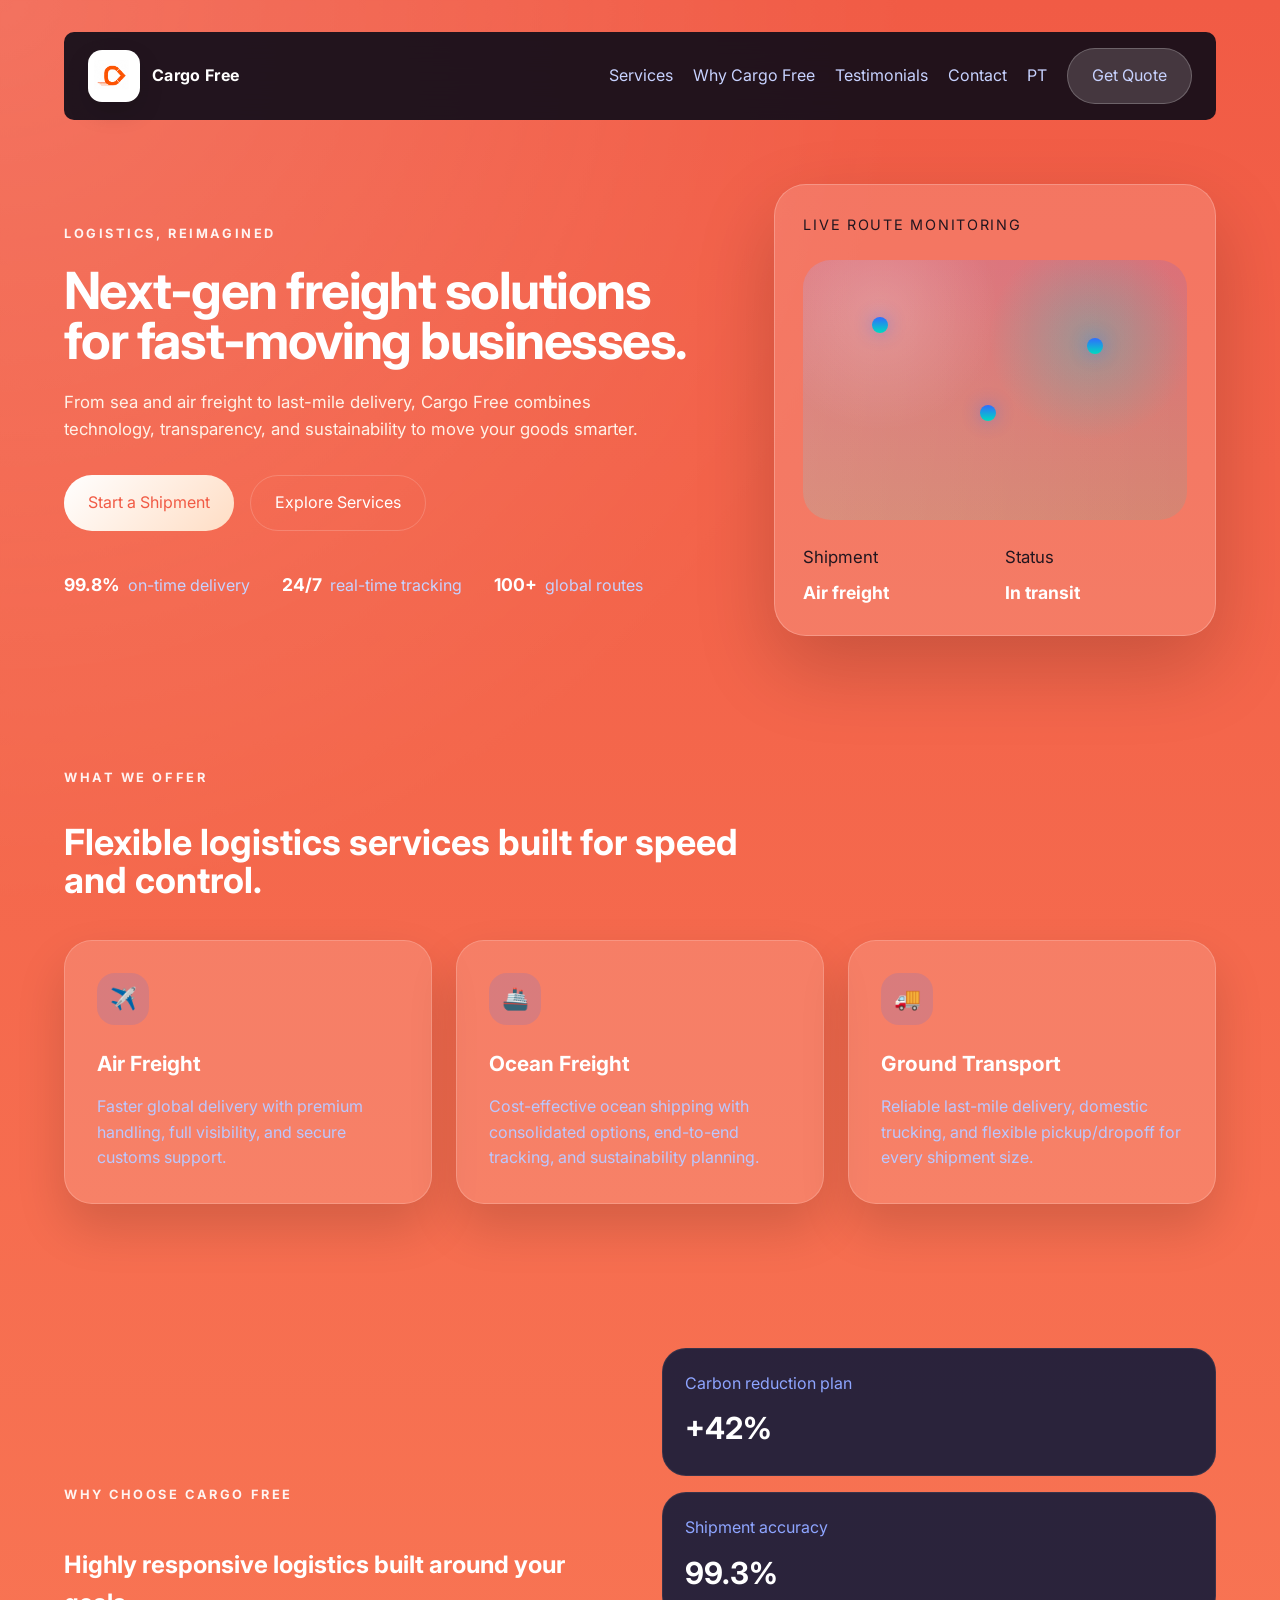
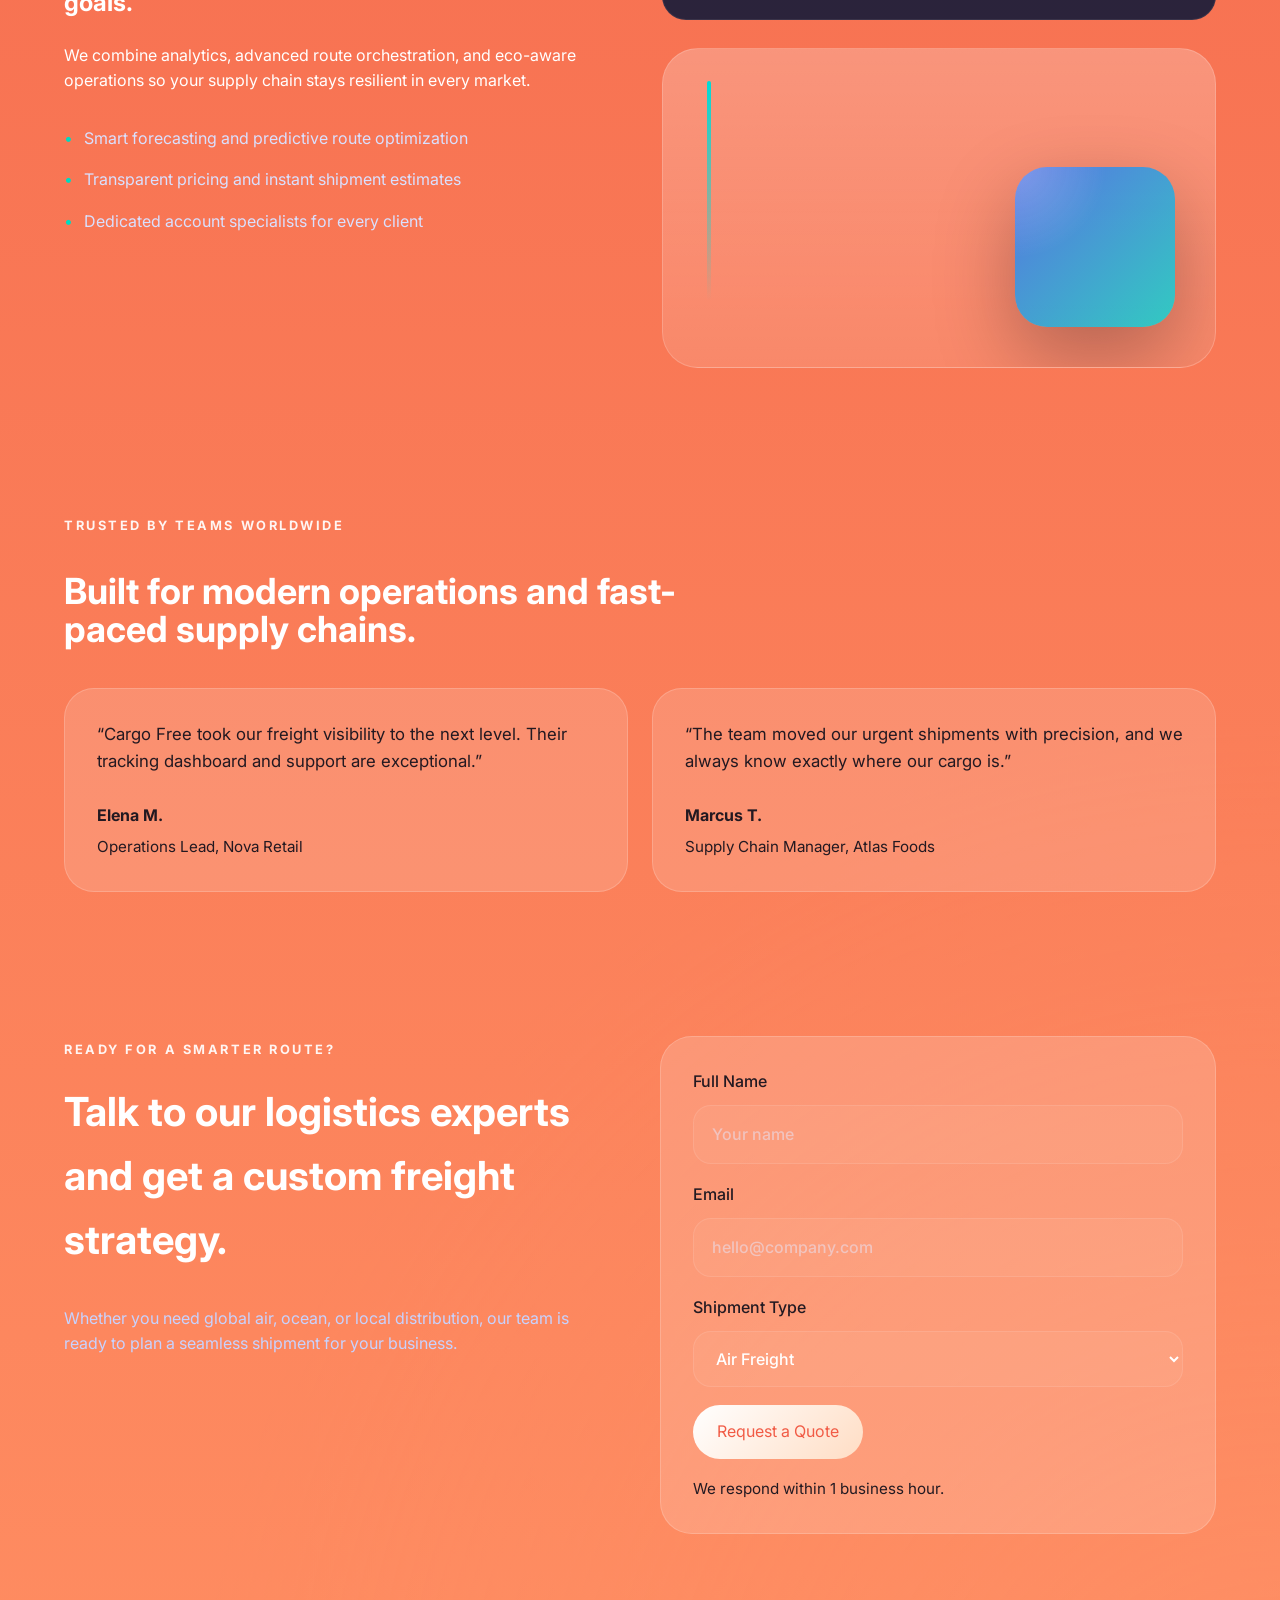
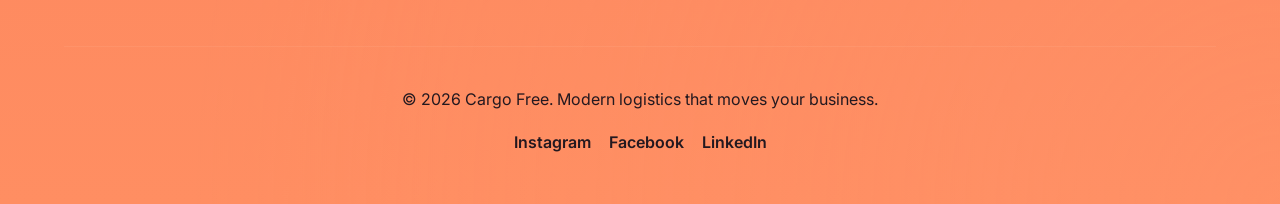
<file: index.html>
<!DOCTYPE html>
<html lang="en">
<head>
  <meta charset="UTF-8" />
  <meta name="viewport" content="width=device-width, initial-scale=1.0" />
  <title>Cargo Free | Modern Logistics</title>
  <meta name="description" content="Cargo Free delivers seamless logistics solutions with smart freight, real-time tracking, and sustainable shipping." />
  <link rel="preconnect" href="https://fonts.googleapis.com" />
  <link rel="preconnect" href="https://fonts.gstatic.com" crossorigin />
  <link href="https://fonts.googleapis.com/css2?family=Inter:wght@400;500;600;700;800&display=swap" rel="stylesheet" />
  <link rel="stylesheet" href="https://cdnjs.cloudflare.com/ajax/libs/font-awesome/6.5.2/css/all.min.css" />
  <link rel="stylesheet" href="style.css" />
</head>
<body>
  <div class="page-shell">
    <header class="site-header">
      <div class="brand-row">
        <a class="brand" href="#home">
          <img src="./img/logo.png" alt="Cargo Free Logo" id="logo" class="brand-logo" />
          <span class="brand-text">Cargo Free</span>
        </a>
        <button class="nav-toggle" aria-label="Open navigation">
          <i class="fa-solid fa-bars"></i>
        </button>
      </div>
      <nav class="nav-panel">
        <a href="#services">Services</a>
        <a href="#why">Why Cargo Free</a>
        <a href="#testimonials">Testimonials</a>
        <a href="#contact">Contact</a>
        <a href="pt.html">PT</a>
        <a class="button button-secondary" href="#quote">Get Quote</a>
      </nav>
    </header>

    <main>
      <section class="hero" id="home">
        <div class="hero-copy">
          <span class="eyebrow">Logistics, reimagined</span>
          <h1>Next-gen freight solutions for fast-moving businesses.</h1>
          <p>From sea and air freight to last-mile delivery, Cargo Free combines technology, transparency, and sustainability to move your goods smarter.</p>
          <div class="hero-actions">
            <a class="button button-primary" href="#contact">Start a Shipment</a>
            <a class="button button-ghost" href="#services">Explore Services</a>
          </div>
          <ul class="hero-stats">
            <li><strong>99.8%</strong> on-time delivery</li>
            <li><strong>24/7</strong> real-time tracking</li>
            <li><strong>100+</strong> global routes</li>
          </ul>
        </div>
        <div class="hero-visual">
          <div class="visual-card">
            <div class="visual-tag">Live route monitoring</div>
            <div class="visual-map">
              <div class="dot dot-1"></div>
              <div class="dot dot-2"></div>
              <div class="dot dot-3"></div>
            </div>
            <div class="visual-details">
              <div>
                <p>Shipment</p>
                <strong>Air freight</strong>
              </div>
              <div>
                <p>Status</p>
                <strong>In transit</strong>
              </div>
            </div>
          </div>
        </div>
      </section>

      <section class="services" id="services">
        <div class="section-header">
          <span class="eyebrow">What we offer</span>
          <h2>Flexible logistics services built for speed and control.</h2>
        </div>
        <div class="service-grid">
          <article class="service-card">
            <span class="card-icon">✈️</span>
            <h3>Air Freight</h3>
            <p>Faster global delivery with premium handling, full visibility, and secure customs support.</p>
          </article>
          <article class="service-card">
            <span class="card-icon">🚢</span>
            <h3>Ocean Freight</h3>
            <p>Cost-effective ocean shipping with consolidated options, end-to-end tracking, and sustainability planning.</p>
          </article>
          <article class="service-card">
            <span class="card-icon">🚚</span>
            <h3>Ground Transport</h3>
            <p>Reliable last-mile delivery, domestic trucking, and flexible pickup/dropoff for every shipment size.</p>
          </article>
        </div>
      </section>

      <section class="feature-split" id="why">
        <div class="feature-copy">
          <span class="eyebrow">Why choose Cargo Free</span>
          <h2>Highly responsive logistics built around your goals.</h2>
          <p>We combine analytics, advanced route orchestration, and eco-aware operations so your supply chain stays resilient in every market.</p>
          <ul class="feature-list">
            <li>Smart forecasting and predictive route optimization</li>
            <li>Transparent pricing and instant shipment estimates</li>
            <li>Dedicated account specialists for every client</li>
          </ul>
        </div>
        <div class="feature-visual">
          <div class="metric-card">
            <div>
              <p>Carbon reduction plan</p>
              <strong>+42%</strong>
            </div>
            <div>
              <p>Shipment accuracy</p>
              <strong>99.3%</strong>
            </div>
          </div>
          <div class="visual-hero">
            <div class="line-glow"></div>
            <div class="cargo-stack"></div>
          </div>
        </div>
      </section>

      <section class="testimonials" id="testimonials">
        <div class="section-header">
          <span class="eyebrow">Trusted by teams worldwide</span>
          <h2>Built for modern operations and fast-paced supply chains.</h2>
        </div>
        <div class="quote-grid">
          <article class="quote-card">
            <p>“Cargo Free took our freight visibility to the next level. Their tracking dashboard and support are exceptional.”</p>
            <footer>
              <strong>Elena M.</strong>
              <span>Operations Lead, Nova Retail</span>
            </footer>
          </article>
          <article class="quote-card">
            <p>“The team moved our urgent shipments with precision, and we always know exactly where our cargo is.”</p>
            <footer>
              <strong>Marcus T.</strong>
              <span>Supply Chain Manager, Atlas Foods</span>
            </footer>
          </article>
        </div>
      </section>

      <section class="contact-panel" id="contact">
        <div class="contact-copy">
          <span class="eyebrow">Ready for a smarter route?</span>
          <h2>Talk to our logistics experts and get a custom freight strategy.</h2>
          <p>Whether you need global air, ocean, or local distribution, our team is ready to plan a seamless shipment for your business.</p>
        </div>
        <form class="contact-form" id="quote" action="#" method="post">
          <label>
            Full Name
            <input type="text" name="name" placeholder="Your name" required />
          </label>
          <label>
            Email
            <input type="email" name="email" placeholder="hello@company.com" required />
          </label>
          <label>
            Shipment Type
            <select name="service" required>
              <option value="air">Air Freight</option>
              <option value="ocean">Ocean Freight</option>
              <option value="ground">Ground Transport</option>
              <option value="custom">Custom Logistics</option>
            </select>
          </label>
          <button class="button button-primary" type="submit">Request a Quote</button>
          <p class="form-note">We respond within 1 business hour.</p>
        </form>
      </section>
    </main>

    <footer class="site-footer">
      <p>© 2026 Cargo Free. Modern logistics that moves your business.</p>
      <div class="social-links">
        <a href="https://www.instagram.com" target="_blank" rel="noopener noreferrer">Instagram</a>
        <a href="https://www.facebook.com" target="_blank" rel="noopener noreferrer">Facebook</a>
        <a href="https://www.linkedin.com" target="_blank" rel="noopener noreferrer">LinkedIn</a>
      </div>
    </footer>
  </div>
  <script src="script.js"></script>
</body>
</html>
</file>
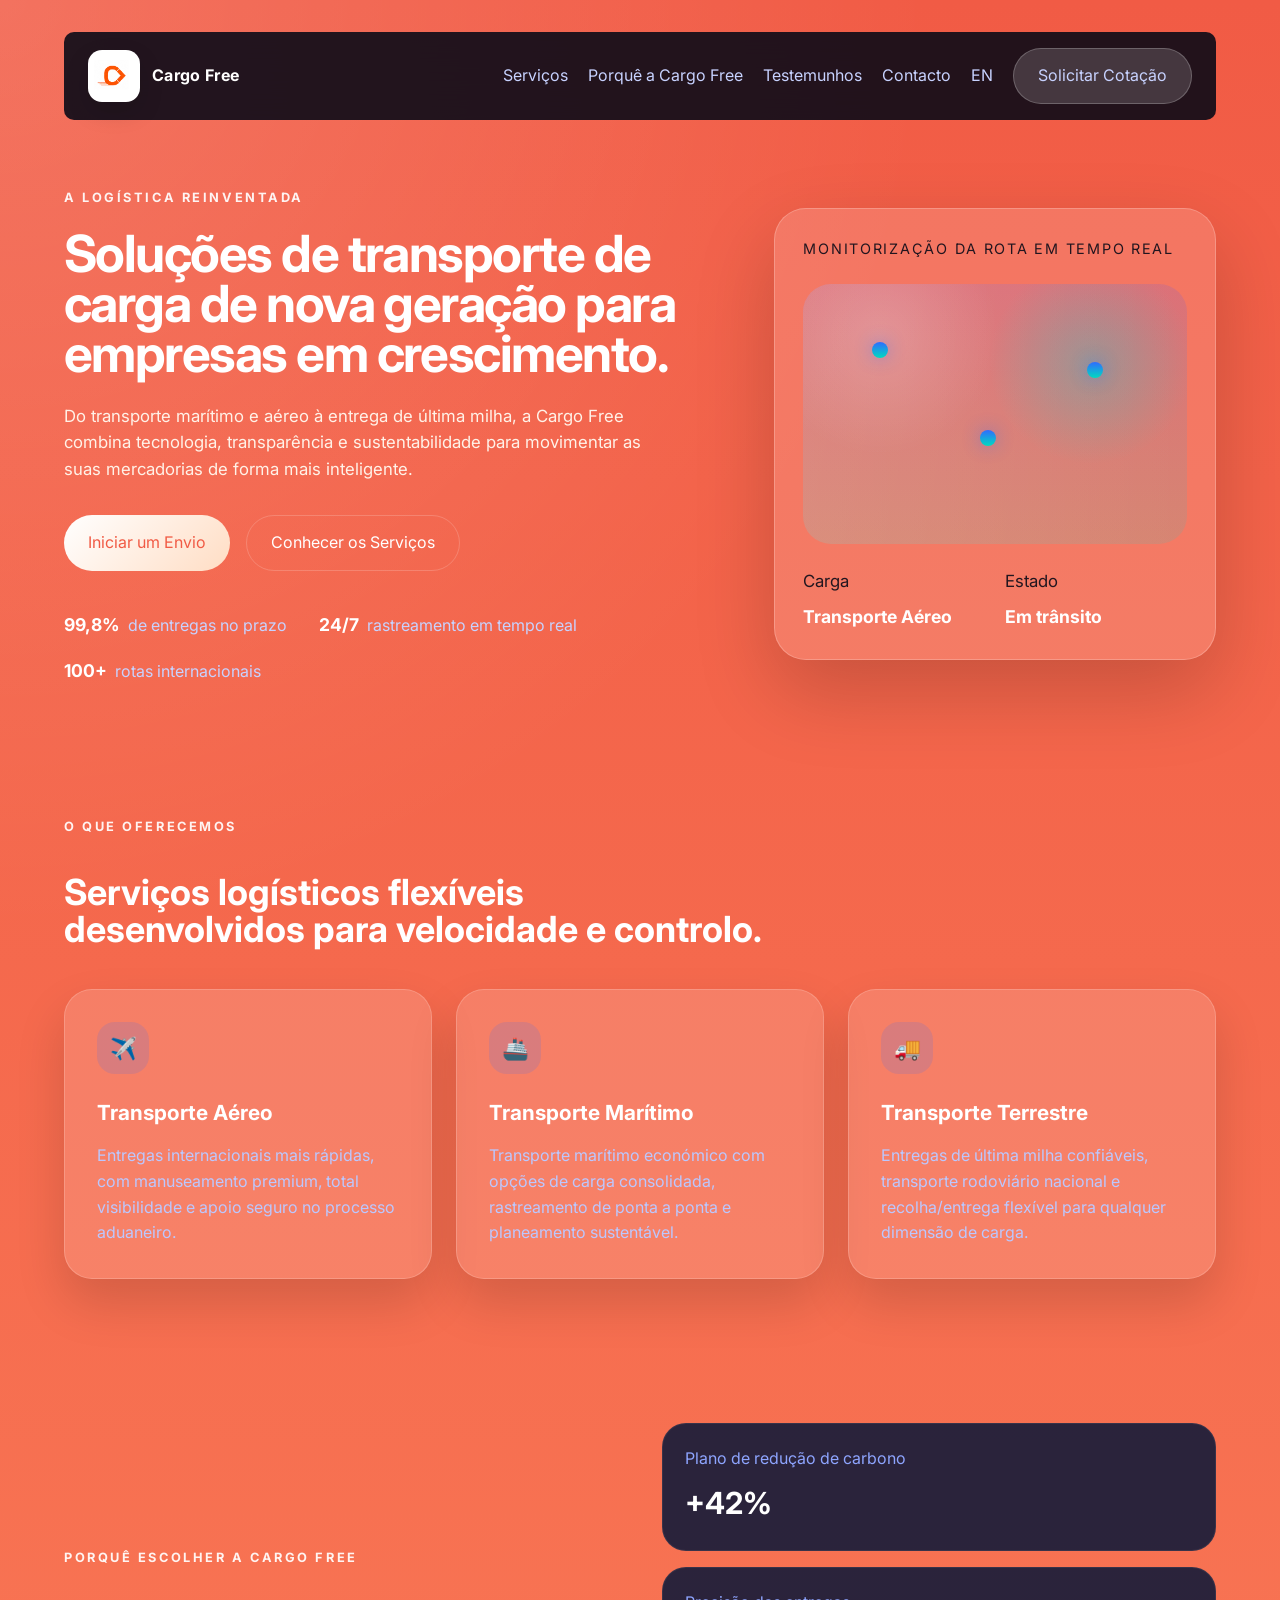
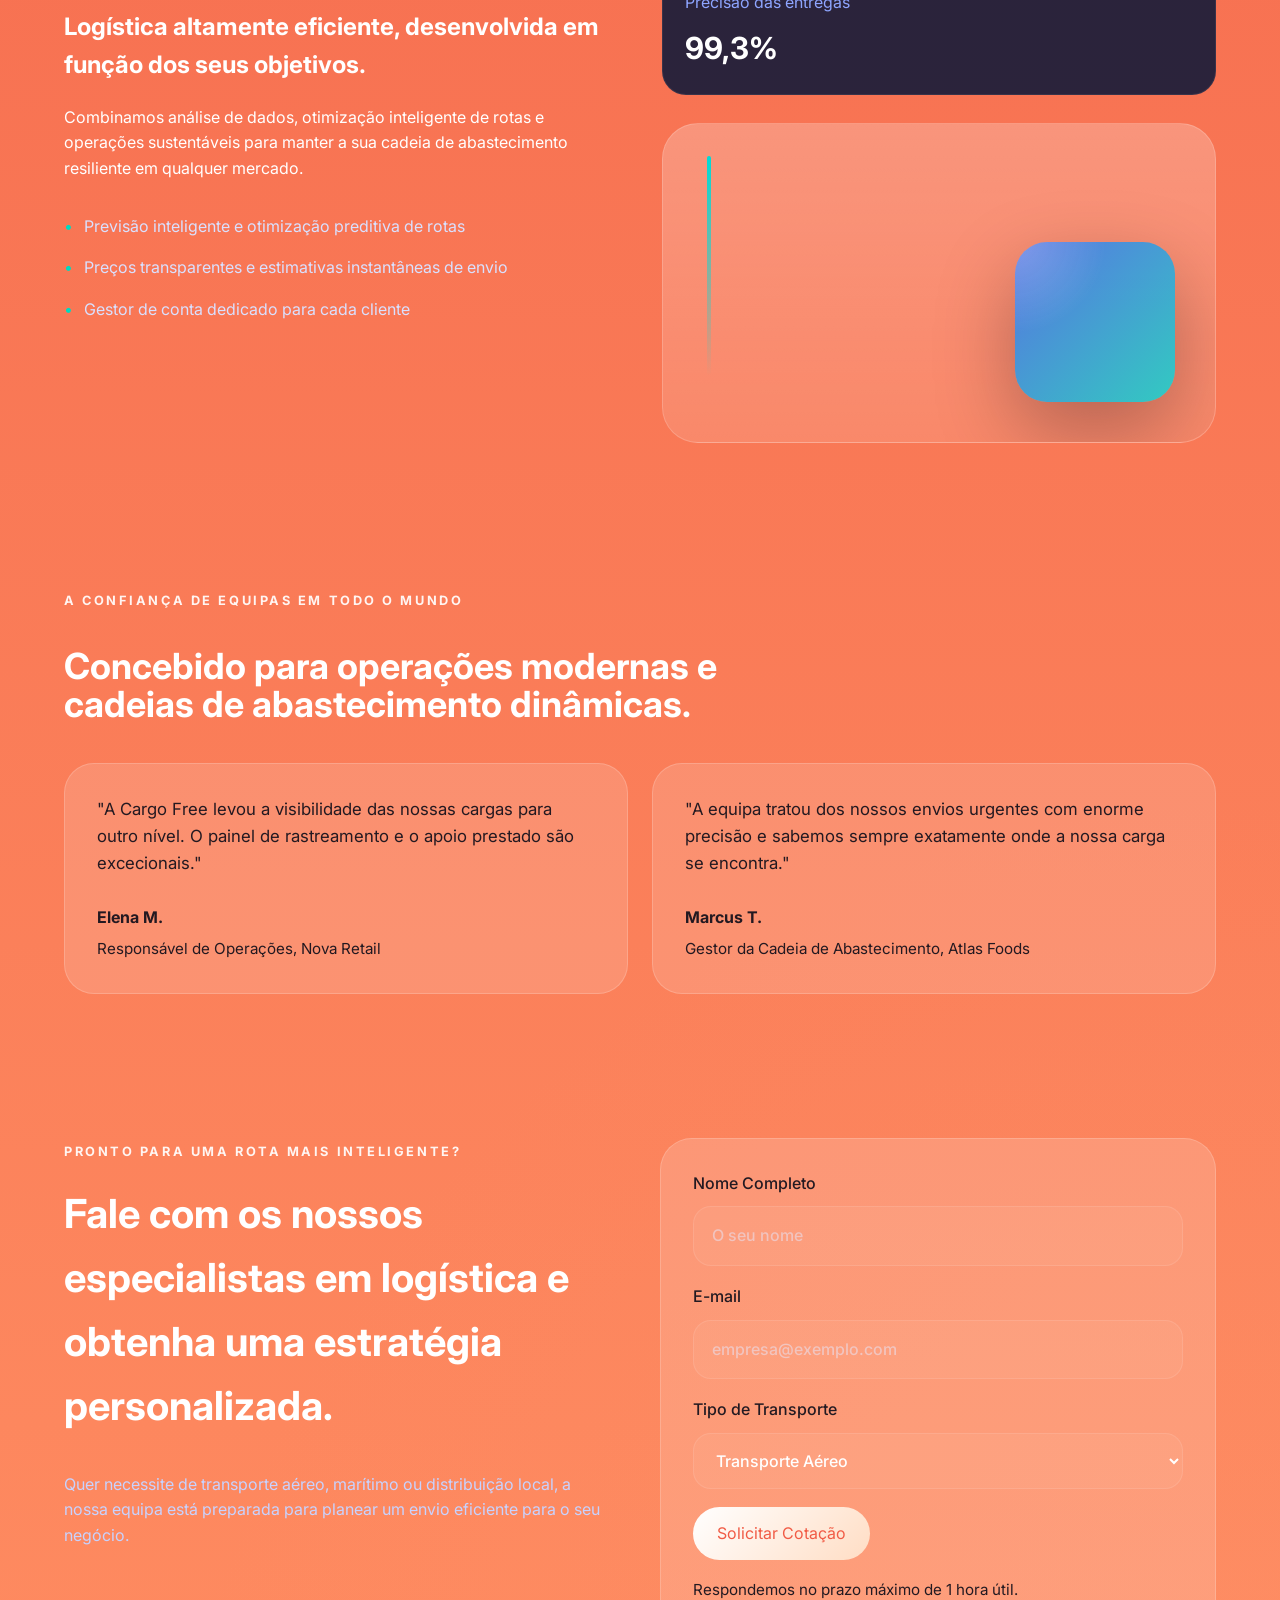
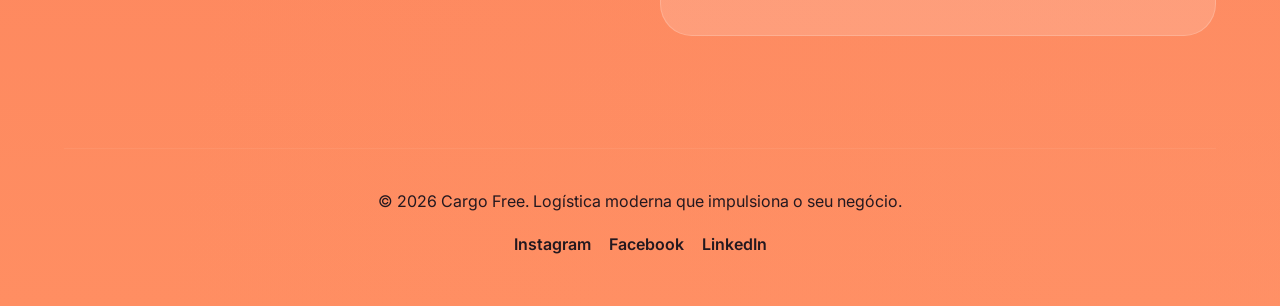
<file: pt.html>
<!DOCTYPE html>
<html lang="pt">
<head>
  <meta charset="UTF-8" />
  <meta name="viewport" content="width=device-width, initial-scale=1.0" />
  <title>Cargo Free | Logística Moderna</title>
  <meta name="description" content="A Cargo Free oferece soluções logísticas inteligentes com transporte de carga, rastreamento em tempo real e envios sustentáveis." />
  <link rel="preconnect" href="https://fonts.googleapis.com" />
  <link rel="preconnect" href="https://fonts.gstatic.com" crossorigin />
  <link href="https://fonts.googleapis.com/css2?family=Inter:wght@400;500;600;700;800&display=swap" rel="stylesheet" />
  <link rel="stylesheet" href="https://cdnjs.cloudflare.com/ajax/libs/font-awesome/6.5.2/css/all.min.css" />
  <link rel="stylesheet" href="style.css" />
</head>
<body>
  <div class="page-shell">
    <header class="site-header">
      <div class="brand-row">
        <a class="brand" href="#home">
          <img src="./img/logo.png" alt="Cargo Free Logo" id="logo" class="brand-logo" />
          <span class="brand-text">Cargo Free</span>
        </a>
        <button class="nav-toggle" aria-label="Abrir navegação">
          <i class="fa-solid fa-bars"></i>
        </button>
      </div>

      <nav class="nav-panel">
        <a href="#services">Serviços</a>
        <a href="#why">Porquê a Cargo Free</a>
        <a href="#testimonials">Testemunhos</a>
        <a href="#contact">Contacto</a>
        <a href="index.html">EN</a>
        <a class="button button-secondary" href="#quote">Solicitar Cotação</a>
      </nav>
    </header>

    <main>
      <section class="hero" id="home">
        <div class="hero-copy">
          <span class="eyebrow">A logística reinventada</span>

          <h1>Soluções de transporte de carga de nova geração para empresas em crescimento.</h1>

          <p>
            Do transporte marítimo e aéreo à entrega de última milha,
            a Cargo Free combina tecnologia, transparência e sustentabilidade
            para movimentar as suas mercadorias de forma mais inteligente.
          </p>

          <div class="hero-actions">
            <a class="button button-primary" href="#contact">Iniciar um Envio</a>
            <a class="button button-ghost" href="#services">Conhecer os Serviços</a>
          </div>

          <ul class="hero-stats">
            <li><strong>99,8%</strong> de entregas no prazo</li>
            <li><strong>24/7</strong> rastreamento em tempo real</li>
            <li><strong>100+</strong> rotas internacionais</li>
          </ul>
        </div>

        <div class="hero-visual">
          <div class="visual-card">
            <div class="visual-tag">Monitorização da rota em tempo real</div>

            <div class="visual-map">
              <div class="dot dot-1"></div>
              <div class="dot dot-2"></div>
              <div class="dot dot-3"></div>
            </div>

            <div class="visual-details">
              <div>
                <p>Carga</p>
                <strong>Transporte Aéreo</strong>
              </div>

              <div>
                <p>Estado</p>
                <strong>Em trânsito</strong>
              </div>
            </div>
          </div>
        </div>
      </section>

      <section class="services" id="services">
        <div class="section-header">
          <span class="eyebrow">O que oferecemos</span>

          <h2>Serviços logísticos flexíveis desenvolvidos para velocidade e controlo.</h2>
        </div>

        <div class="service-grid">
          <article class="service-card">
            <span class="card-icon">✈️</span>
            <h3>Transporte Aéreo</h3>
            <p>
              Entregas internacionais mais rápidas, com manuseamento premium,
              total visibilidade e apoio seguro no processo aduaneiro.
            </p>
          </article>

          <article class="service-card">
            <span class="card-icon">🚢</span>
            <h3>Transporte Marítimo</h3>
            <p>
              Transporte marítimo económico com opções de carga consolidada,
              rastreamento de ponta a ponta e planeamento sustentável.
            </p>
          </article>

          <article class="service-card">
            <span class="card-icon">🚚</span>
            <h3>Transporte Terrestre</h3>
            <p>
              Entregas de última milha confiáveis, transporte rodoviário nacional
              e recolha/entrega flexível para qualquer dimensão de carga.
            </p>
          </article>
        </div>
      </section>

      <section class="feature-split" id="why">
        <div class="feature-copy">
          <span class="eyebrow">Porquê escolher a Cargo Free</span>

          <h2>Logística altamente eficiente, desenvolvida em função dos seus objetivos.</h2>

          <p>
            Combinamos análise de dados, otimização inteligente de rotas e
            operações sustentáveis para manter a sua cadeia de abastecimento
            resiliente em qualquer mercado.
          </p>

          <ul class="feature-list">
            <li>Previsão inteligente e otimização preditiva de rotas</li>
            <li>Preços transparentes e estimativas instantâneas de envio</li>
            <li>Gestor de conta dedicado para cada cliente</li>
          </ul>
        </div>

        <div class="feature-visual">
          <div class="metric-card">
            <div>
              <p>Plano de redução de carbono</p>
              <strong>+42%</strong>
            </div>

            <div>
              <p>Precisão das entregas</p>
              <strong>99,3%</strong>
            </div>
          </div>

          <div class="visual-hero">
            <div class="line-glow"></div>
            <div class="cargo-stack"></div>
          </div>
        </div>
      </section>

      <section class="testimonials" id="testimonials">
        <div class="section-header">
          <span class="eyebrow">A confiança de equipas em todo o mundo</span>

          <h2>Concebido para operações modernas e cadeias de abastecimento dinâmicas.</h2>
        </div>

        <div class="quote-grid">
          <article class="quote-card">
            <p>
              "A Cargo Free levou a visibilidade das nossas cargas para outro nível.
              O painel de rastreamento e o apoio prestado são excecionais."
            </p>

            <footer>
              <strong>Elena M.</strong>
              <span>Responsável de Operações, Nova Retail</span>
            </footer>
          </article>

          <article class="quote-card">
            <p>
              "A equipa tratou dos nossos envios urgentes com enorme precisão e
              sabemos sempre exatamente onde a nossa carga se encontra."
            </p>

            <footer>
              <strong>Marcus T.</strong>
              <span>Gestor da Cadeia de Abastecimento, Atlas Foods</span>
            </footer>
          </article>
        </div>
      </section>

      <section class="contact-panel" id="contact">
        <div class="contact-copy">
          <span class="eyebrow">Pronto para uma rota mais inteligente?</span>

          <h2>Fale com os nossos especialistas em logística e obtenha uma estratégia personalizada.</h2>

          <p>
            Quer necessite de transporte aéreo, marítimo ou distribuição local,
            a nossa equipa está preparada para planear um envio eficiente para o seu negócio.
          </p>
        </div>

        <form class="contact-form" id="quote" action="#" method="post">
          <label>
            Nome Completo
            <input type="text" name="name" placeholder="O seu nome" required />
          </label>

          <label>
            E-mail
            <input type="email" name="email" placeholder="empresa@exemplo.com" required />
          </label>

          <label>
            Tipo de Transporte
            <select name="service" required>
              <option value="air">Transporte Aéreo</option>
              <option value="ocean">Transporte Marítimo</option>
              <option value="ground">Transporte Terrestre</option>
              <option value="custom">Logística Personalizada</option>
            </select>
          </label>

          <button class="button button-primary" type="submit">
            Solicitar Cotação
          </button>

          <p class="form-note">
            Respondemos no prazo máximo de 1 hora útil.
          </p>
        </form>
      </section>
    </main>

    <footer class="site-footer">
      <p>© 2026 Cargo Free. Logística moderna que impulsiona o seu negócio.</p>
      <div class="social-links">
        <a href="https://www.instagram.com" target="_blank" rel="noopener noreferrer">Instagram</a>
        <a href="https://www.facebook.com" target="_blank" rel="noopener noreferrer">Facebook</a>
        <a href="https://www.linkedin.com" target="_blank" rel="noopener noreferrer">LinkedIn</a>
      </div>
    </footer>
  </div>

  <script src="script.js"></script>
</body>
</html>
</file>
<file: style.css>
* {
  box-sizing: border-box;
}

:root {
  color-scheme: dark;
  font-family: 'Inter', sans-serif;
  font-size: 16px;
  line-height: 1.6;
  color: #ffffff;
  background: #f15b45;
  --bg: #f15b45;
  --bg-soft: #ff8d6a;
  --surface: rgba(255,255,255,0.14);
  --surface-strong: rgba(255,255,255,0.18);
  --text: #ffffff;
  --text-muted: rgba(255,255,255,0.88);
  --accent: #ffe9d7;
}

html, body {
  margin: 0;
  min-height: 100%;
}

body {
  background: radial-gradient(circle at top left, rgba(255, 255, 255, 0.14), transparent 25%),
              radial-gradient(circle at bottom right, rgba(255, 150, 110, 0.28), transparent 30%),
              linear-gradient(180deg, #f15b45 0%, #ff8e62 100%);
}

button, input, select {
  font: inherit;
}

.page-shell {
  max-width: 1200px;
  margin: 0 auto;
  padding: 32px 24px 48px;
}

.site-header {
  display: flex;
  justify-content: space-between;
  align-items: center;
  gap: 24px;
  position: sticky;
  top: 0;
  z-index: 20;
  padding: 16px 24px;
  background: rgba(5, 8, 22, 0.88);
  backdrop-filter: blur(18px);
  border-radius: 10px;
}

.brand-row {
  display: flex;
  align-items: center;
  justify-content: space-between;
  gap: 16px;
}

.brand {
  display: flex;
  align-items: center;
  gap: 12px;
  text-decoration: none;
  color: inherit;
}

.brand-mark {
  width: 44px;
  height: 44px;
  display: grid;
  place-items: center;
  border-radius: 14px;
  background: #ffffff;
  color: #f15b45;
  font-weight: 800;
}

.brand-logo {
  display: block;
  width: 52px;
  height: 52px;
  object-fit: contain;
  padding: 6px;
  border-radius: 14px;
  background: #ffffff;
  box-shadow: 0 10px 24px rgba(0, 0, 0, 0.14);
}

.brand-text {
  font-weight: 700;
  letter-spacing: 0.02em;
}

.nav-toggle {
  display: none;
  border: 0;
  background: transparent;
  cursor: pointer;
  padding: 8px;
  color: #f15b45;
  font-size: 1.15rem;
}

.nav-panel {
  display: flex;
  flex-wrap: wrap;
  justify-content: flex-end;
  gap: 20px;
  align-items: center;
}

.nav-panel a {
  color: #c7d2ff;
  text-decoration: none;
  transition: color 0.25s ease;
}

.nav-panel a:hover {
  color: #fff;
}

.button {
  display: inline-flex;
  align-items: center;
  justify-content: center;
  border: none;
  border-radius: 999px;
  padding: 14px 24px;
  cursor: pointer;
  text-decoration: none;
  transition: transform 0.25s ease, background 0.25s ease, color 0.25s ease;
}

.button:hover {
  transform: translateY(-1px);
}

.button-primary {
  background: linear-gradient(135deg, #ffffff 0%, #ffddc4 100%);
  color: #f15b45;
}

.button-secondary {
  background: rgba(255,255,255,0.16);
  color: #ffffff;
  border: 1px solid rgba(255,255,255,0.22);
}

.button-ghost {
  background: transparent;
  border: 1px solid rgba(255,255,255,0.18);
  color: #fff;
}

.hero {
  display: grid;
  grid-template-columns: 1.2fr 0.8fr;
  gap: 48px;
  align-items: center;
  padding: 64px 0 56px;
}

.hero-copy {
  max-width: 640px;
}

.eyebrow {
  display: inline-flex;
  text-transform: uppercase;
  letter-spacing: 0.2em;
  color: rgba(255,255,255,0.92);
  font-size: 0.8rem;
  font-weight: 700;
  margin-bottom: 20px;
}

.hero h1 {
  font-size: clamp(3rem, 4vw, 4.8rem);
  margin: 0 0 24px;
  line-height: 0.98;
  letter-spacing: -0.03em;
}

.hero p {
  color: #fff2e8;
  font-size: 1.05rem;
  max-width: 580px;
  margin: 0 0 32px;
}

.hero-actions {
  display: flex;
  flex-wrap: wrap;
  gap: 16px;
  margin-bottom: 40px;
}

.hero-stats {
  display: flex;
  flex-wrap: wrap;
  gap: 18px 32px;
  list-style: none;
  padding: 0;
  margin: 0;
}

.hero-stats li {
  display: flex;
  align-items: baseline;
  gap: 8px;
  color: #c7d2ff;
}

.hero-stats strong {
  color: #fff;
  font-size: 1.1rem;
}

.hero-visual {
  position: relative;
}

.visual-card {
  background: rgba(255,255,255,0.15);
  border: 1px solid rgba(255,255,255,0.22);
  border-radius: 32px;
  padding: 28px;
  min-height: 420px;
  display: grid;
  gap: 24px;
  box-shadow: 0 32px 80px rgba(0, 0, 0, 0.18);
}

.visual-tag {
  font-size: 0.9rem;
  color: rgba(5, 8, 22, 0.88);
  letter-spacing: 0.12em;
  text-transform: uppercase;
}

.visual-map {
  position: relative;
  height: 260px;
  border-radius: 28px;
  overflow: hidden;
  background: linear-gradient(180deg, rgba(70, 80, 255, 0.14) 0%, rgba(0, 218, 214, 0.12) 100%);
}

.visual-map::before {
  content: '';
  position: absolute;
  inset: 0;
  background-image: radial-gradient(circle at 20% 20%, rgba(255,255,255,0.18) 0, transparent 32%),
                    radial-gradient(circle at 75% 30%, rgba(0,218,214,0.28) 0, transparent 30%),
                    linear-gradient(90deg, rgba(255,255,255,0.08), rgba(255,255,255,0));
}

.dot {
  position: absolute;
  width: 16px;
  height: 16px;
  border-radius: 50%;
  background: linear-gradient(180deg, #2f6cff, #00dac0);
  box-shadow: 0 0 18px rgba(47,108,255,0.45);
}

.dot-1 { top: 22%; left: 18%; }
.dot-2 { top: 56%; left: 46%; }
.dot-3 { top: 30%; left: 74%; }

.visual-details {
  display: grid;
  grid-template-columns: repeat(2, minmax(0, 1fr));
  gap: 20px;
}

.visual-details p {
  margin: 0 0 8px;
  color: rgba(5, 8, 22, 0.88);
}

.visual-details strong {
  color: #fff;
  font-size: 1.1rem;
}

.services, .feature-split, .testimonials, .contact-panel {
  padding: 72px 0;
}

.section-header {
  max-width: 700px;
  margin-bottom: 40px;
}

.section-header h2 {
  margin: 16px 0 0;
  font-size: clamp(2.25rem, 2.8vw, 3.4rem);
  line-height: 1.05;
}

.service-grid {
  display: grid;
  grid-template-columns: repeat(3, minmax(0, 1fr));
  gap: 24px;
}

.service-card {
  padding: 32px;
  border-radius: 28px;
  background: rgba(255,255,255,0.14);
  border: 1px solid rgba(255,255,255,0.18);
  box-shadow: 0 24px 50px rgba(0, 0, 0, 0.14);
}

.card-icon {
  display: inline-flex;
  width: 52px;
  height: 52px;
  align-items: center;
  justify-content: center;
  border-radius: 18px;
  background: rgba(47, 108, 255, 0.14);
  margin-bottom: 22px;
  font-size: 1.35rem;
}

.service-card h3 {
  margin: 0 0 14px;
  font-size: 1.3rem;
}

.service-card p {
  margin: 0;
  color: #bbc7ff;
}

.feature-split {
  display: grid;
  grid-template-columns: 1fr 1fr;
  gap: 44px;
  align-items: center;
}

.feature-list {
  display: grid;
  gap: 16px;
  padding: 0;
  margin: 32px 0 0;
  list-style: none;
}

.feature-list li {
  padding-left: 20px;
  position: relative;
  color: #d9e0ff;
}

.feature-list li::before {
  content: '•';
  position: absolute;
  left: 0;
  color: #00dac0;
}

.feature-visual {
  display: grid;
  gap: 28px;
}

.metric-card {
  display: grid;
  gap: 16px;
}

.metric-card div {
  background: rgba(14, 25, 56, 0.88);
  border-radius: 24px;
  padding: 22px;
  border: 1px solid rgba(255,255,255,0.07);
}

.metric-card p {
  margin: 0 0 8px;
  color: #8ea5ff;
}

.metric-card strong {
  display: block;
  font-size: 1.9rem;
  color: #fff;
}

.visual-hero {
  position: relative;
  min-height: 320px;
  border-radius: 36px;
  background: linear-gradient(180deg, rgba(255,255,255,0.24), rgba(255, 255, 255, 0.12));
  border: 1px solid rgba(255,255,255,0.18);
  overflow: hidden;
}

.line-glow {
  position: absolute;
  inset: 32px auto auto 44px;
  width: 4px;
  height: 220px;
  background: linear-gradient(180deg, rgba(0,218,214,1), rgba(47,108,255,0));
  border-radius: 999px;
}

.cargo-stack {
  position: absolute;
  right: 40px;
  bottom: 40px;
  width: 160px;
  height: 160px;
  background: radial-gradient(circle at top left, rgba(255,255,255,0.25), transparent 40%),
              linear-gradient(135deg, rgba(47, 108, 255, 0.8), rgba(0, 218, 214, 0.8));
  border-radius: 32px;
  box-shadow: 0 30px 80px rgba(1, 5, 18, 0.28);
}

.testimonials .quote-grid {
  display: grid;
  grid-template-columns: repeat(2, minmax(0, 1fr));
  gap: 24px;
}

.quote-card {
  background: rgba(255,255,255,0.14);
  border: 1px solid rgba(255,255,255,0.18);
  border-radius: 30px;
  padding: 32px;
}

.quote-card p {
  margin: 0 0 28px;
  color: rgba(5, 8, 22, 0.88);
  font-size: 1.05rem;
}

.quote-card footer {
  display: grid;
  gap: 6px;
}

.quote-card strong {
  color: rgba(5, 8, 22, 0.88);
}

.quote-card span {
  color: rgba(5, 8, 22, 0.88);
  font-size: 0.95rem;
}

.contact-panel {
  display: grid;
  grid-template-columns: 1fr 1fr;
  gap: 40px;
  align-items: start;
}

.contact-copy h2 {
  margin-top: 0;
  font-size: clamp(2.5rem, 3vw, 3.6rem);
}

.contact-copy p {
  margin: 20px 0 0;
  color: #c7d2ff;
  max-width: 540px;
}

.contact-form {
  display: grid;
  gap: 18px;
  padding: 32px;
  background: rgba(255,255,255,0.16);
  border-radius: 32px;
  border: 1px solid rgba(255,255,255,0.18);
}

.contact-form label {
  display: grid;
  gap: 10px;
  color: rgba(5, 8, 22, 0.88);
  font-weight: 500;
}

.contact-form input,
.contact-form select {
  width: 100%;
  padding: 16px 18px;
  border-radius: 18px;
  background: rgba(255,255,255,0.05);
  border: 1px solid rgba(255,255,255,0.1);
  color: #fff;
}

.contact-form input::placeholder {
  color: rgba(231, 233, 255, 0.5);
}

.contact-form button {
  width: fit-content;
}

.form-note {
  margin: 0;
  color: rgba(5, 8, 22, 0.88);
  font-size: 0.95rem;
}

.site-footer {
  margin-top: 40px;
  padding-top: 24px;
  border-top: 1px solid rgba(255,255,255,0.06);
  text-align: center;
  color: rgba(5, 8, 22, 0.88);
}

.social-links {
  display: flex;
  justify-content: center;
  flex-wrap: wrap;
  gap: 18px;
  margin-top: 18px;
}

.social-links a {
  color: rgba(5, 8, 22, 0.88);
  text-decoration: none;
  font-weight: 600;
  transition: color 0.2s ease;
}

.social-links a:hover {
  color: #ffffff;
}

@media (max-width: 960px) {
  .hero, .feature-split, .contact-panel {
    grid-template-columns: 1fr;
  }

  .service-grid, .quote-grid {
    grid-template-columns: 1fr;
  }

  .hero {
    gap: 32px;
  }
}

@media (max-width: 720px) {
  .page-shell {
    padding: 24px 18px 32px;
  }

  .site-header {
    flex-direction: column;
    align-items: stretch;
  }

  .nav-toggle {
    display: inline-flex;
  }

  .nav-panel {
    display: none;
    flex-direction: column;
    align-items: stretch;
    gap: 16px;
    padding: 20px 0 0;
    border-top: 1px solid rgba(255,255,255,0.08);
  }

  .nav-panel.open {
    display: flex;
  }

  .nav-panel a.button-secondary {
    width: 100%;
  }
}

@media (max-width: 600px) {
  .hero {
    gap: 24px;
  }

  .hero-copy {
    width: 100%;
  }

  .hero h1 {
    font-size: clamp(2.4rem, 7vw, 3.2rem);
  }

  .hero p,
  .contact-copy p,
  .service-card p,
  .quote-card p {
    font-size: 0.95rem;
  }

  .hero-actions,
  .hero-stats {
    flex-direction: column;
    gap: 14px;
  }

  .hero-stats {
    gap: 14px;
  }

  .visual-card {
    min-height: auto;
    padding: 22px;
  }

  .visual-map {
    height: 220px;
  }

  .service-card,
  .quote-card,
  .contact-form {
    padding: 24px;
  }

  .section-header {
    margin-bottom: 28px;
  }

  .feature-split {
    gap: 28px;
  }

  .feature-visual {
    gap: 20px;
  }

  .metric-card div {
    padding: 18px;
  }

  .visual-hero {
    min-height: 260px;
  }

  .cargo-stack {
    right: 24px;
    bottom: 24px;
    width: 130px;
    height: 130px;
  }

  .contact-panel {
    gap: 28px;
  }
}

@media (max-width: 520px) {
  .page-shell {
    padding: 20px 16px 28px;
  }

  .site-header {
    padding-bottom: 12px;
  }

  .brand-row,
  .nav-panel {
    gap: 12px;
  }

  .brand-row .brand #logo {
    width: 26px;
    height: 26px;
    border-radius: 10px;
  }

  .nav-panel {
    padding: 16px 0 0;
  }

  .hero h1 {
    font-size: 2.5rem;
    line-height: 1.05;
  }

  .hero p,
  .service-card p,
  .quote-card p,
  .contact-copy p {
    max-width: 100%;
  }

  .visual-card {
    border-radius: 24px;
  }

  .service-grid,
  .quote-grid {
    gap: 18px;
  }

  .service-card,
  .quote-card,
  .contact-form {
    border-radius: 24px;
  }

  .contact-form {
    padding: 20px;
  }

  .contact-form input,
  .contact-form select {
    padding: 14px 16px;
  }

  .button {
    padding: 12px 20px;
  }

  .hero-actions .button,
  .nav-panel a {
    width: 100%;
  }

  .hero-actions {
    margin-bottom: 24px;
  }

  .hero-stats li {
    flex-direction: column;
    align-items: flex-start;
  }
}
</file>
